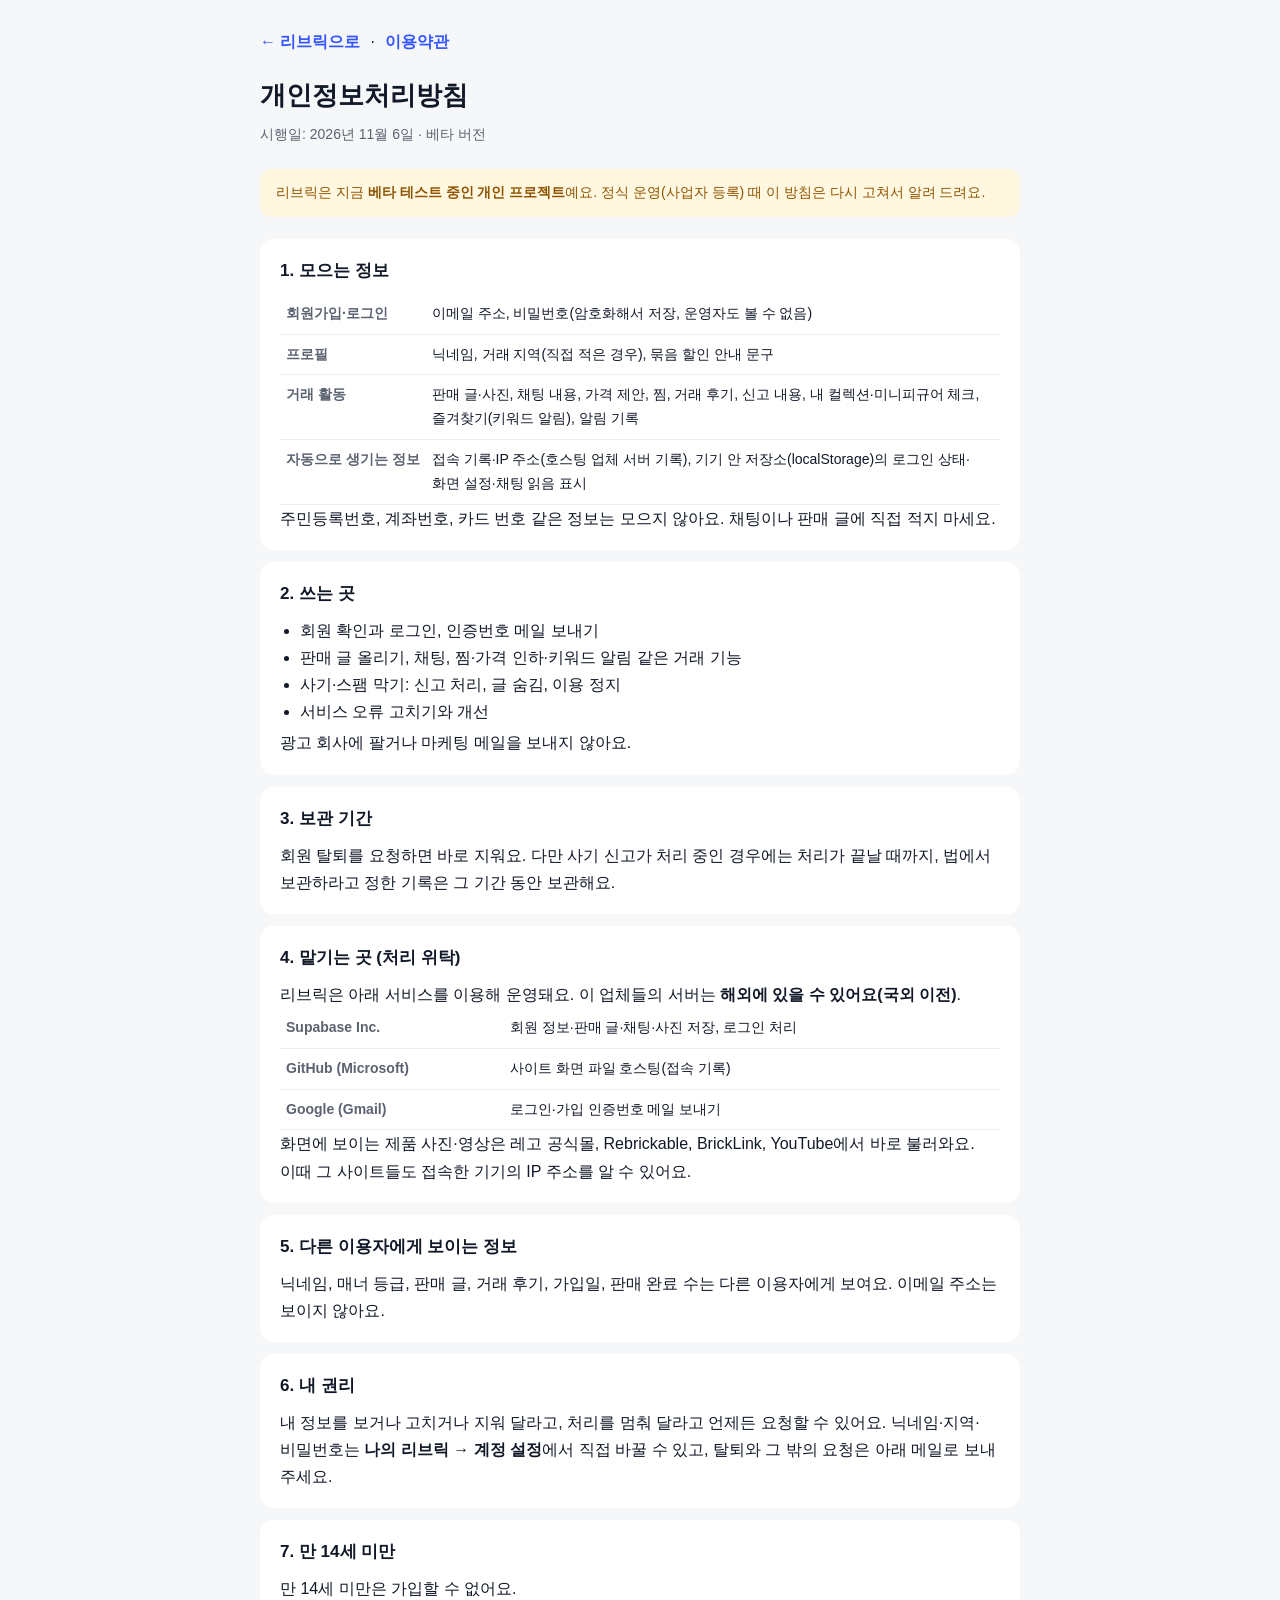
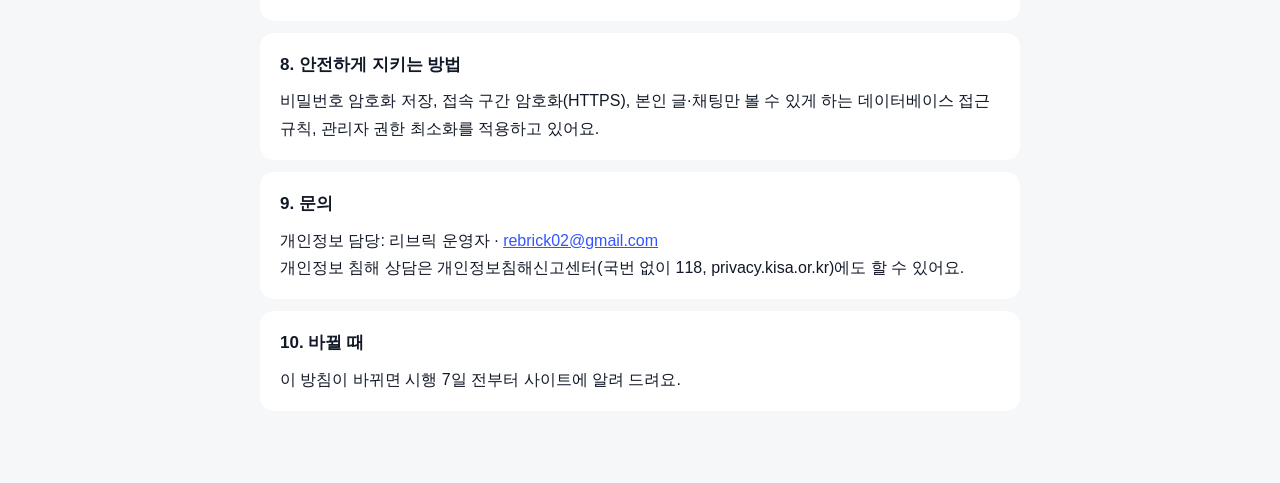
<file: privacy.html>
<!DOCTYPE html>
<html lang="ko">
<head>
<meta charset="utf-8">
<meta name="viewport" content="width=device-width, initial-scale=1">
<meta name="color-scheme" content="only light">
<title>개인정보처리방침 · 리브릭</title>
<link rel="icon" href="icon-192.png">
<style>
  body{margin:0;font-family:Pretendard,"Apple SD Gothic Neo","Malgun Gothic",sans-serif;color:#111827;background:#f6f7f9;line-height:1.7;word-break:keep-all}
  .wrap{max-width:760px;margin:0 auto;padding:28px 20px 60px}
  a{color:#3355ff}
  .top{display:flex;align-items:center;gap:10px;margin-bottom:18px}
  .top a{text-decoration:none;font-weight:700}
  h1{font-size:26px;margin:0 0 6px}
  .meta{color:#5b6270;font-size:14px;margin-bottom:22px}
  .note{background:#fff7e0;border-radius:12px;padding:12px 16px;font-size:14px;color:#8f5400;margin-bottom:22px}
  section{background:#fff;border-radius:14px;padding:18px 20px;margin-bottom:12px}
  h2{font-size:17px;margin:0 0 8px}
  table{width:100%;border-collapse:collapse;font-size:14px}
  th,td{text-align:left;padding:8px 6px;border-bottom:1px solid #eceef2;vertical-align:top}
  th{color:#5b6270;font-weight:600;white-space:nowrap}
  ul{margin:4px 0;padding-left:20px}
</style>
</head>
<body>
<div class="wrap">
  <div class="top"><a href="./">← 리브릭으로</a> · <a href="terms.html">이용약관</a></div>
  <h1>개인정보처리방침</h1>
  <div class="meta">시행일: 2026년 11월 6일 · 베타 버전</div>
  <div class="note">리브릭은 지금 <b>베타 테스트 중인 개인 프로젝트</b>예요. 정식 운영(사업자 등록) 때 이 방침은 다시 고쳐서 알려 드려요.</div>

  <section>
    <h2>1. 모으는 정보</h2>
    <table>
      <tr><th>회원가입·로그인</th><td>이메일 주소, 비밀번호(암호화해서 저장, 운영자도 볼 수 없음)</td></tr>
      <tr><th>프로필</th><td>닉네임, 거래 지역(직접 적은 경우), 묶음 할인 안내 문구</td></tr>
      <tr><th>거래 활동</th><td>판매 글·사진, 채팅 내용, 가격 제안, 찜, 거래 후기, 신고 내용, 내 컬렉션·미니피규어 체크, 즐겨찾기(키워드 알림), 알림 기록</td></tr>
      <tr><th>자동으로 생기는 정보</th><td>접속 기록·IP 주소(호스팅 업체 서버 기록), 기기 안 저장소(localStorage)의 로그인 상태·화면 설정·채팅 읽음 표시</td></tr>
    </table>
    주민등록번호, 계좌번호, 카드 번호 같은 정보는 모으지 않아요. 채팅이나 판매 글에 직접 적지 마세요.
  </section>

  <section>
    <h2>2. 쓰는 곳</h2>
    <ul>
      <li>회원 확인과 로그인, 인증번호 메일 보내기</li>
      <li>판매 글 올리기, 채팅, 찜·가격 인하·키워드 알림 같은 거래 기능</li>
      <li>사기·스팸 막기: 신고 처리, 글 숨김, 이용 정지</li>
      <li>서비스 오류 고치기와 개선</li>
    </ul>
    광고 회사에 팔거나 마케팅 메일을 보내지 않아요.
  </section>

  <section>
    <h2>3. 보관 기간</h2>
    회원 탈퇴를 요청하면 바로 지워요. 다만 사기 신고가 처리 중인 경우에는 처리가 끝날 때까지, 법에서 보관하라고 정한 기록은 그 기간 동안 보관해요.
  </section>

  <section>
    <h2>4. 맡기는 곳 (처리 위탁)</h2>
    리브릭은 아래 서비스를 이용해 운영돼요. 이 업체들의 서버는 <b>해외에 있을 수 있어요(국외 이전)</b>.
    <table>
      <tr><th>Supabase Inc.</th><td>회원 정보·판매 글·채팅·사진 저장, 로그인 처리</td></tr>
      <tr><th>GitHub (Microsoft)</th><td>사이트 화면 파일 호스팅(접속 기록)</td></tr>
      <tr><th>Google (Gmail)</th><td>로그인·가입 인증번호 메일 보내기</td></tr>
    </table>
    화면에 보이는 제품 사진·영상은 레고 공식몰, Rebrickable, BrickLink, YouTube에서 바로 불러와요. 이때 그 사이트들도 접속한 기기의 IP 주소를 알 수 있어요.
  </section>

  <section>
    <h2>5. 다른 이용자에게 보이는 정보</h2>
    닉네임, 매너 등급, 판매 글, 거래 후기, 가입일, 판매 완료 수는 다른 이용자에게 보여요. 이메일 주소는 보이지 않아요.
  </section>

  <section>
    <h2>6. 내 권리</h2>
    내 정보를 보거나 고치거나 지워 달라고, 처리를 멈춰 달라고 언제든 요청할 수 있어요. 닉네임·지역·비밀번호는 <b>나의 리브릭 → 계정 설정</b>에서 직접 바꿀 수 있고, 탈퇴와 그 밖의 요청은 아래 메일로 보내 주세요.
  </section>

  <section>
    <h2>7. 만 14세 미만</h2>
    만 14세 미만은 가입할 수 없어요.
  </section>

  <section>
    <h2>8. 안전하게 지키는 방법</h2>
    비밀번호 암호화 저장, 접속 구간 암호화(HTTPS), 본인 글·채팅만 볼 수 있게 하는 데이터베이스 접근 규칙, 관리자 권한 최소화를 적용하고 있어요.
  </section>

  <section>
    <h2>9. 문의</h2>
    개인정보 담당: 리브릭 운영자 · <a href="mailto:rebrick02@gmail.com">rebrick02@gmail.com</a><br>
    개인정보 침해 상담은 개인정보침해신고센터(국번 없이 118, privacy.kisa.or.kr)에도 할 수 있어요.
  </section>

  <section>
    <h2>10. 바뀔 때</h2>
    이 방침이 바뀌면 시행 7일 전부터 사이트에 알려 드려요.
  </section>
</div>
</body>
</html>
</file>
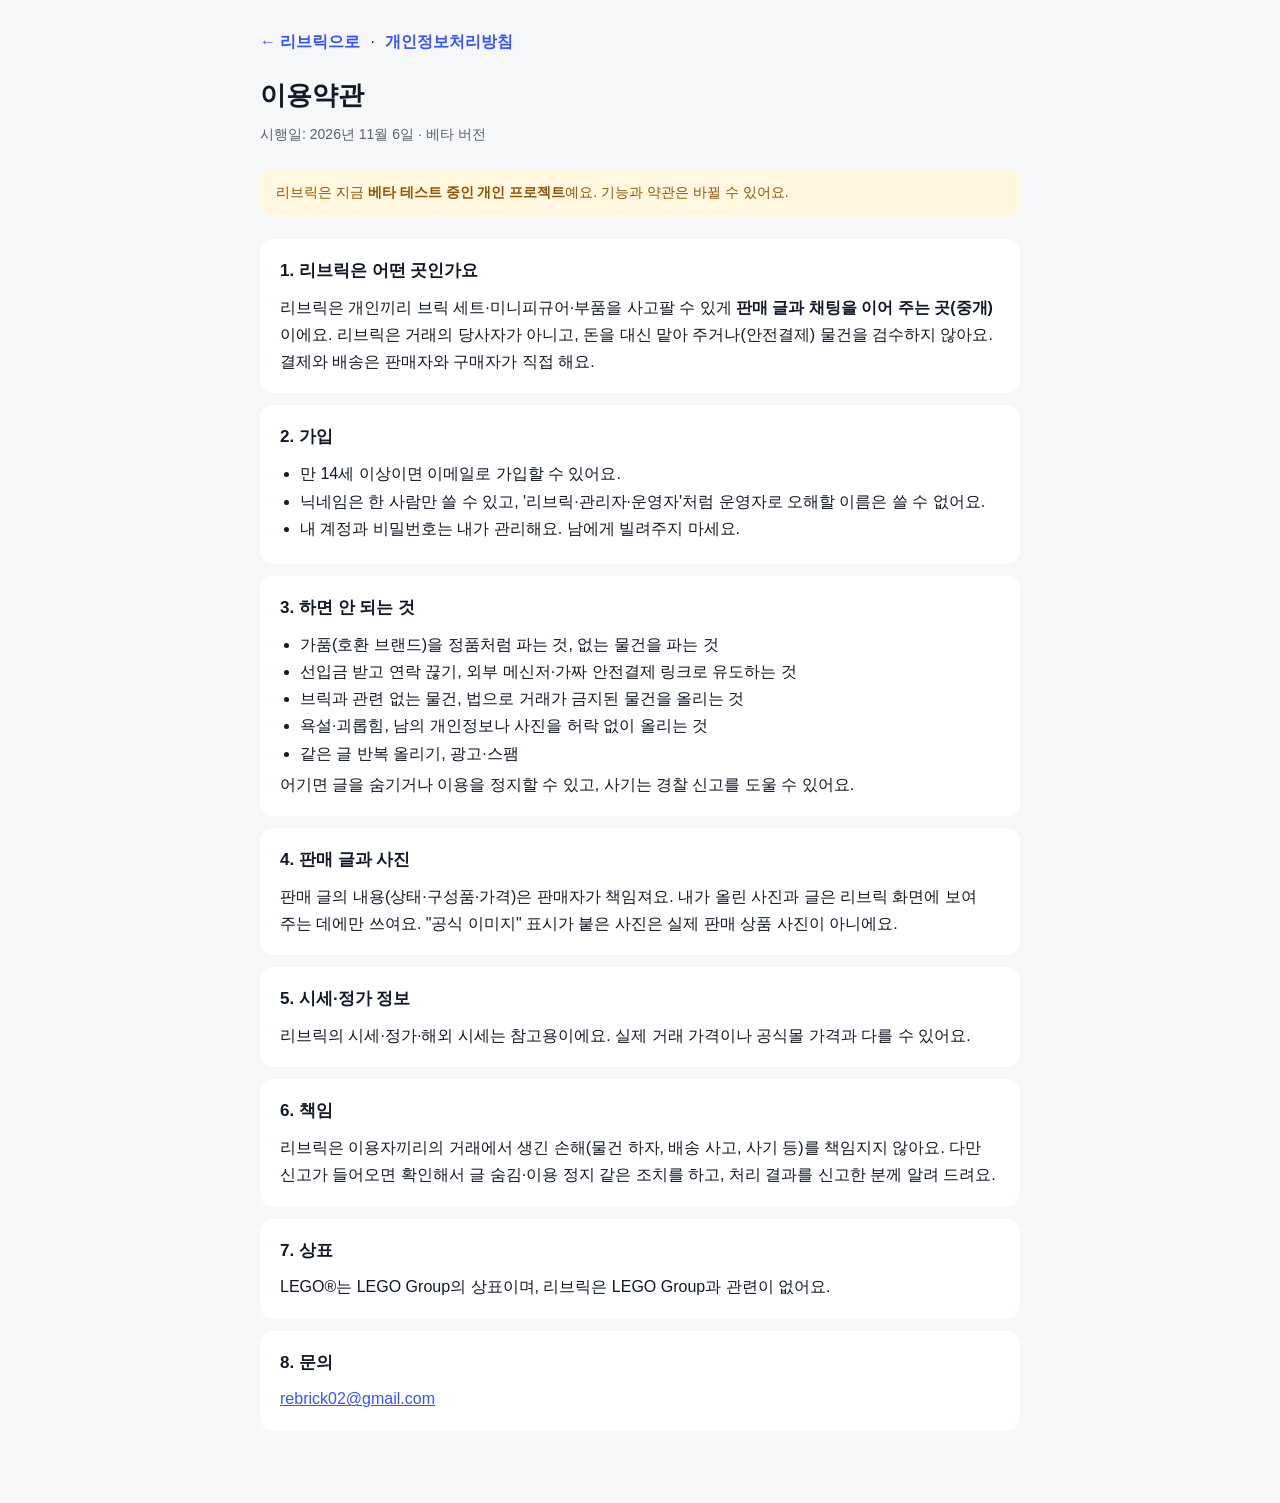
<file: terms.html>
<!DOCTYPE html>
<html lang="ko">
<head>
<meta charset="utf-8">
<meta name="viewport" content="width=device-width, initial-scale=1">
<meta name="color-scheme" content="only light">
<title>이용약관 · 리브릭</title>
<link rel="icon" href="icon-192.png">
<style>
  body{margin:0;font-family:Pretendard,"Apple SD Gothic Neo","Malgun Gothic",sans-serif;color:#111827;background:#f6f7f9;line-height:1.7;word-break:keep-all}
  .wrap{max-width:760px;margin:0 auto;padding:28px 20px 60px}
  a{color:#3355ff}
  .top{display:flex;align-items:center;gap:10px;margin-bottom:18px}
  .top a{text-decoration:none;font-weight:700}
  h1{font-size:26px;margin:0 0 6px}
  .meta{color:#5b6270;font-size:14px;margin-bottom:22px}
  .note{background:#fff7e0;border-radius:12px;padding:12px 16px;font-size:14px;color:#8f5400;margin-bottom:22px}
  section{background:#fff;border-radius:14px;padding:18px 20px;margin-bottom:12px}
  h2{font-size:17px;margin:0 0 8px}
  ul{margin:4px 0;padding-left:20px}
</style>
</head>
<body>
<div class="wrap">
  <div class="top"><a href="./">← 리브릭으로</a> · <a href="privacy.html">개인정보처리방침</a></div>
  <h1>이용약관</h1>
  <div class="meta">시행일: 2026년 11월 6일 · 베타 버전</div>
  <div class="note">리브릭은 지금 <b>베타 테스트 중인 개인 프로젝트</b>예요. 기능과 약관은 바뀔 수 있어요.</div>

  <section>
    <h2>1. 리브릭은 어떤 곳인가요</h2>
    리브릭은 개인끼리 브릭 세트·미니피규어·부품을 사고팔 수 있게 <b>판매 글과 채팅을 이어 주는 곳(중개)</b>이에요. 리브릭은 거래의 당사자가 아니고, 돈을 대신 맡아 주거나(안전결제) 물건을 검수하지 않아요. 결제와 배송은 판매자와 구매자가 직접 해요.
  </section>

  <section>
    <h2>2. 가입</h2>
    <ul>
      <li>만 14세 이상이면 이메일로 가입할 수 있어요.</li>
      <li>닉네임은 한 사람만 쓸 수 있고, '리브릭·관리자·운영자'처럼 운영자로 오해할 이름은 쓸 수 없어요.</li>
      <li>내 계정과 비밀번호는 내가 관리해요. 남에게 빌려주지 마세요.</li>
    </ul>
  </section>

  <section>
    <h2>3. 하면 안 되는 것</h2>
    <ul>
      <li>가품(호환 브랜드)을 정품처럼 파는 것, 없는 물건을 파는 것</li>
      <li>선입금 받고 연락 끊기, 외부 메신저·가짜 안전결제 링크로 유도하는 것</li>
      <li>브릭과 관련 없는 물건, 법으로 거래가 금지된 물건을 올리는 것</li>
      <li>욕설·괴롭힘, 남의 개인정보나 사진을 허락 없이 올리는 것</li>
      <li>같은 글 반복 올리기, 광고·스팸</li>
    </ul>
    어기면 글을 숨기거나 이용을 정지할 수 있고, 사기는 경찰 신고를 도울 수 있어요.
  </section>

  <section>
    <h2>4. 판매 글과 사진</h2>
    판매 글의 내용(상태·구성품·가격)은 판매자가 책임져요. 내가 올린 사진과 글은 리브릭 화면에 보여 주는 데에만 쓰여요. "공식 이미지" 표시가 붙은 사진은 실제 판매 상품 사진이 아니에요.
  </section>

  <section>
    <h2>5. 시세·정가 정보</h2>
    리브릭의 시세·정가·해외 시세는 참고용이에요. 실제 거래 가격이나 공식몰 가격과 다를 수 있어요.
  </section>

  <section>
    <h2>6. 책임</h2>
    리브릭은 이용자끼리의 거래에서 생긴 손해(물건 하자, 배송 사고, 사기 등)를 책임지지 않아요. 다만 신고가 들어오면 확인해서 글 숨김·이용 정지 같은 조치를 하고, 처리 결과를 신고한 분께 알려 드려요.
  </section>

  <section>
    <h2>7. 상표</h2>
    LEGO®는 LEGO Group의 상표이며, 리브릭은 LEGO Group과 관련이 없어요.
  </section>

  <section>
    <h2>8. 문의</h2>
    <a href="mailto:rebrick02@gmail.com">rebrick02@gmail.com</a>
  </section>
</div>
</body>
</html>
</file>
